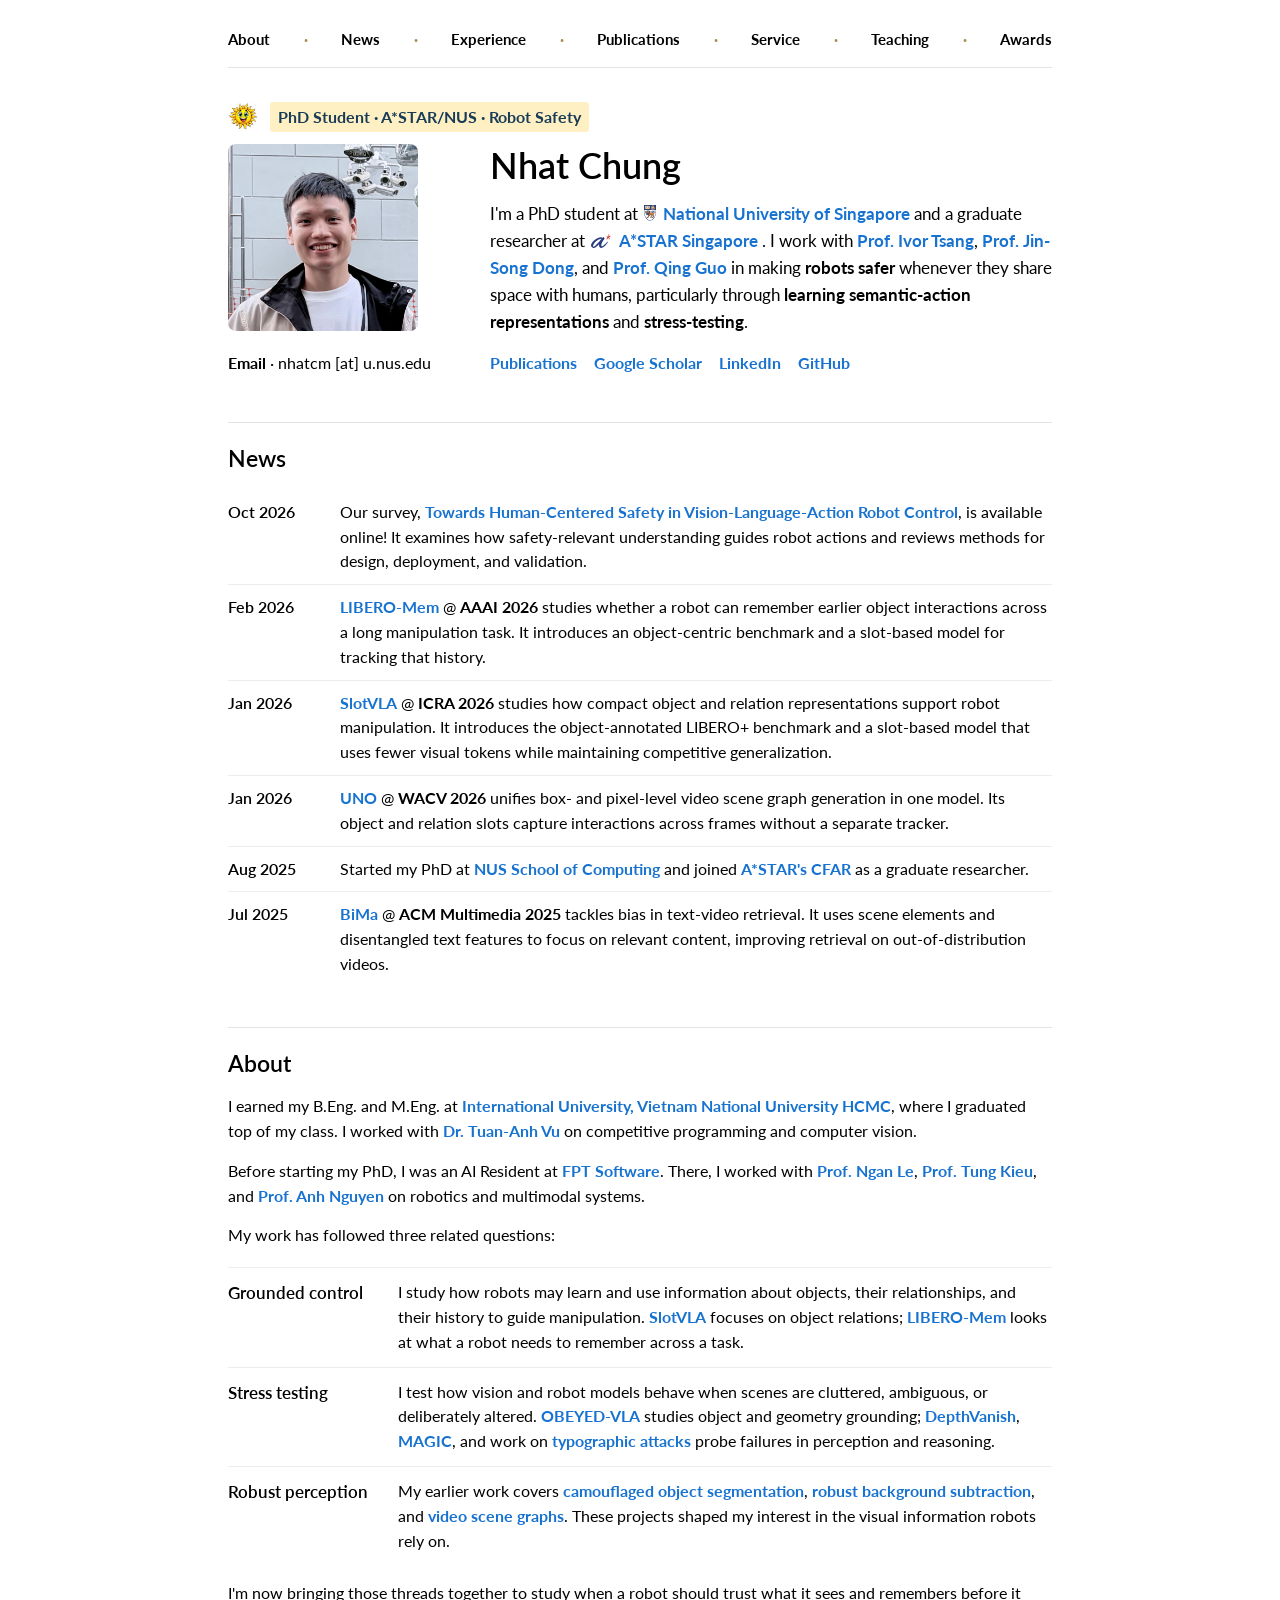
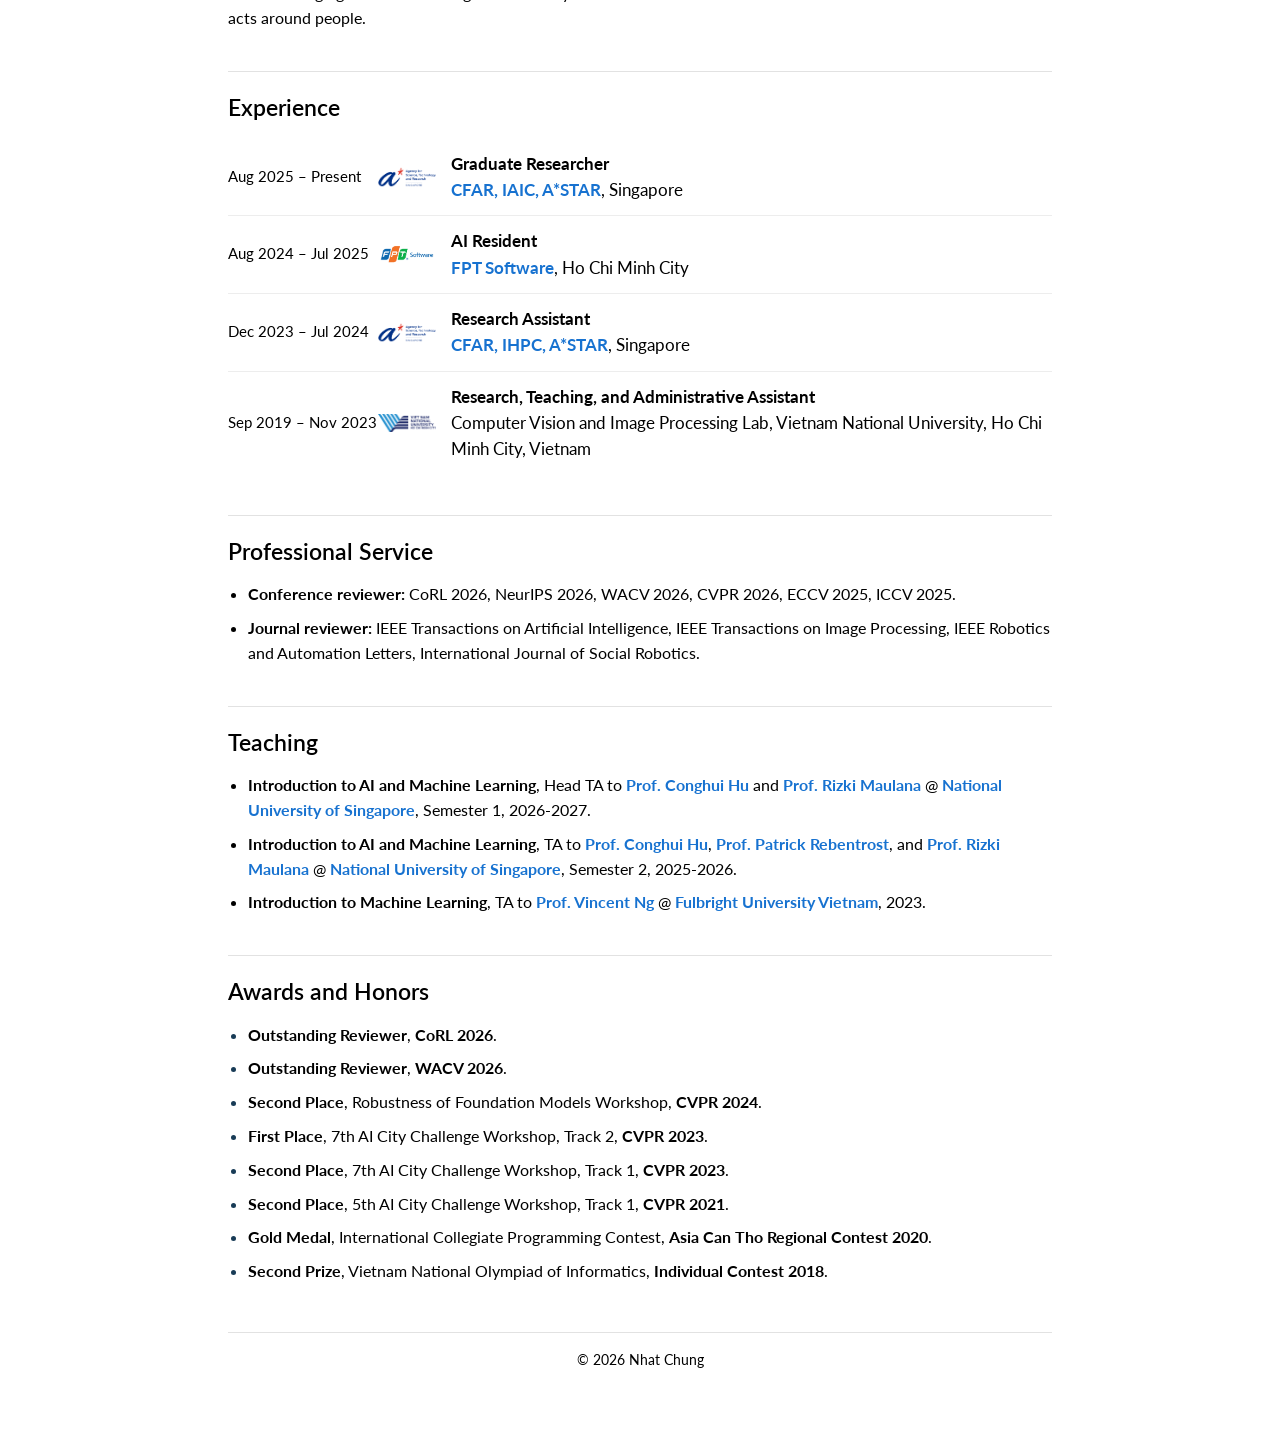
<file: index.html>
<!DOCTYPE html>
<html lang="en">
<head>
  <meta charset="UTF-8" />
  <meta name="viewport" content="width=device-width, initial-scale=1.0" />

  <title>Nhat Chung</title>
  <meta
    name="description"
    content="Nhat Chung is a PhD student at NUS and a graduate researcher at A*STAR, studying robot learning and safety."
  />
  <meta name="author" content="Nhat Chung" />
  <meta property="og:title" content="Nhat Chung" />
  <meta
    property="og:description"
    content="Nhat Chung researches robot learning, visual perception, and how to make embodied systems more reliable."
  />
  <meta property="og:type" content="website" />
  <meta property="og:image" content="images/profile_photo.png" />
  <link rel="icon" href="favicon.ico" sizes="any">
  <link rel="shortcut icon" href="favicon.ico" sizes="any">

  <link rel="preconnect" href="https://fonts.googleapis.com" />
  <link rel="preconnect" href="https://fonts.gstatic.com" crossorigin />
  <link href="https://fonts.googleapis.com/css2?family=Lato:wght@400;700&amp;display=swap" rel="stylesheet" />
  <link rel="stylesheet" href="stylesheet.css?v=20261014-28" />
</head>

<body>
  <svg class="icon-sprite" aria-hidden="true" focusable="false">
    <symbol id="icon-news" viewBox="0 0 24 24">
      <path d="M4 5.5A2.5 2.5 0 0 1 6.5 3h10A2.5 2.5 0 0 1 19 5.5V18a3 3 0 0 1-3 3H6.5A2.5 2.5 0 0 1 4 18.5v-13Z" />
      <path d="M8 8h7" />
      <path d="M8 12h7" />
      <path d="M8 16h4" />
      <path d="M19 7h1a1 1 0 0 1 1 1v9.5a3.5 3.5 0 0 1-3.5 3.5H16" />
    </symbol>
    <symbol id="icon-spark" viewBox="0 0 24 24">
      <path d="M12 3l1.8 5.2L19 10l-5.2 1.8L12 17l-1.8-5.2L5 10l5.2-1.8L12 3Z" />
      <path d="M18 14l.9 2.6 2.6.9-2.6.9L18 21l-.9-2.6-2.6-.9 2.6-.9L18 14Z" />
    </symbol>
    <symbol id="icon-trophy" viewBox="0 0 24 24">
      <path d="M8 4h8v4.5a4 4 0 0 1-8 0V4Z" />
      <path d="M8 6H5a2 2 0 0 0 0 4h3" />
      <path d="M16 6h3a2 2 0 0 1 0 4h-3" />
      <path d="M12 12.5V17" />
      <path d="M9 20h6" />
      <path d="M10 17h4l1 3H9l1-3Z" />
    </symbol>
    <symbol id="icon-medal" viewBox="0 0 24 24">
      <path d="M8 3h8l-2.5 5h-3L8 3Z" />
      <path d="M12 21a5.5 5.5 0 1 0 0-11 5.5 5.5 0 0 0 0 11Z" />
      <path d="M12 13.4l.8 1.6 1.8.3-1.3 1.2.3 1.8-1.6-.9-1.6.9.3-1.8-1.3-1.2 1.8-.3.8-1.6Z" />
    </symbol>
    <symbol id="icon-user" viewBox="0 0 24 24">
      <path d="M12 12a4 4 0 1 0 0-8 4 4 0 0 0 0 8Z" />
      <path d="M4 21a8 8 0 0 1 16 0" />
    </symbol>
    <symbol id="icon-briefcase" viewBox="0 0 24 24">
      <path d="M9 6V5a2 2 0 0 1 2-2h2a2 2 0 0 1 2 2v1" />
      <path d="M4 7h16v11.5A2.5 2.5 0 0 1 17.5 21h-11A2.5 2.5 0 0 1 4 18.5V7Z" />
      <path d="M4 12h16" />
      <path d="M10 12v2h4v-2" />
    </symbol>
    <symbol id="icon-book" viewBox="0 0 24 24">
      <path d="M4 5.5A2.5 2.5 0 0 1 6.5 3H20v16H6.5A2.5 2.5 0 0 0 4 21V5.5Z" />
      <path d="M8 7h8" />
      <path d="M8 11h6" />
    </symbol>
    <symbol id="icon-service" viewBox="0 0 24 24">
      <path d="M8 11l2.5 2.5L16 8" />
      <path d="M4 5h16v14H4V5Z" />
      <path d="M7 19v2" />
      <path d="M17 19v2" />
    </symbol>
    <symbol id="icon-graduation" viewBox="0 0 24 24">
      <path d="M3 8l9-4 9 4-9 4-9-4Z" />
      <path d="M7 10.5V15c0 1.7 2.2 3 5 3s5-1.3 5-3v-4.5" />
      <path d="M21 8v6" />
    </symbol>
  </svg>

  <div class="page">
    <header>
      <nav aria-label="Main navigation">
        <a href="#about">About</a>
        <span class="nav-separator" aria-hidden="true">·</span>
        <a href="#news">News</a>
        <span class="nav-separator" aria-hidden="true">·</span>
        <a href="#experience">Experience</a>
        <span class="nav-separator" aria-hidden="true">·</span>
        <a href="publication.html">Publications</a>
        <span class="nav-separator" aria-hidden="true">·</span>
        <a href="#service">Service</a>
        <span class="nav-separator" aria-hidden="true">·</span>
        <a href="#teaching">Teaching</a>
        <span class="nav-separator" aria-hidden="true">·</span>
        <a href="#awards">Awards</a>
      </nav>
    </header>

    <main>
      <div class="hero">
        <div class="eyebrow">
          <a class="brand" href="index.html" aria-label="Home"><img src="images/icons/sun.jpg" alt="" width="32" height="32" /></a>
          <span>PhD Student · A*STAR/NUS · Robot Safety</span>
        </div>

        <div class="hero-card">
          <h1>Nhat Chung</h1>

          <p class="subtitle">
            I'm a PhD student at&thinsp;
            <a class="inline-logo-link" href="https://www.comp.nus.edu.sg/">
              <img src="images/nus-logo.svg" alt="" loading="lazy" />
              <span>National University of Singapore</span>
            </a>
            and a graduate researcher at&thinsp;
            <a class="inline-logo-link" href="https://www.a-star.edu.sg/cfar">
              <img src="images/astar-logo.svg" alt="" loading="lazy" />
              <span>A*STAR Singapore</span>
            </a>. I work with
            <a href="https://scholar.google.com/citations?user=rJMOlVsAAAAJ&amp;hl=en">Prof. Ivor Tsang</a>,
            <a href="https://scholar.google.com/citations?user=tuLa1AsAAAAJ&amp;hl=en">Prof. Jin-Song Dong</a>,
            and <a href="https://scholar.google.com/citations?user=Rj2x4QUAAAAJ&amp;hl=zh-CN">Prof. Qing Guo</a>
            in making <strong>robots safer</strong> whenever they share space with humans, particularly through
            <strong>learning semantic-action representations</strong> and <strong>stress-testing</strong>.
          </p>

          <!-- <div>Based in Singapore</div>
          <div>Outside research, I enjoy traveling.</div> -->
        </div>

        <aside class="profile-box">
          <img class="avatar" src="images/profile_photo.png" alt="Portrait of Nhat Chung" width="742" height="727" />
        </aside>

        <div class="links hero-links">
          <span class="hero-email"><strong>Email</strong> · nhatcm [at] u.nus.edu</span>
          <div class="hero-action-links">
            <a class="button primary" href="publication.html">Publications</a>
            <a class="button" href="https://scholar.google.com/citations?user=LZb_-BwAAAAJ">Google Scholar</a>
            <a class="button" href="https://www.linkedin.com/in/nhat-chung-579408178/">LinkedIn</a>
            <a class="button" href="https://github.com/nhatchung14">GitHub</a>
          </div>
        </div>
      </div>

      <section id="news">
        <h2 class="section-title">
          <span class="section-icon">
            <svg aria-hidden="true"><use href="#icon-news"></use></svg>
          </span>
          News
        </h2>

        <div class="news-table-wrap">
          <table class="news-table">
            <tbody>
              <tr>
                <th scope="row">Oct 2026</th>
                <td>
                  <div class="news-entry">
                    <span class="news-entry-icon">
                      <svg aria-hidden="true"><use href="#icon-book"></use></svg>
                    </span>
                    <div class="news-entry-content">
                      <span class="news-highlight">New preprint</span>
                      <span>Our survey, <a href="publication.html#vla-safety-survey"><strong>Towards Human-Centered Safety in Vision-Language-Action Robot Control</strong></a>, is available online! It examines how safety-relevant understanding guides robot actions and reviews methods for design, deployment, and validation.</span>
                    </div>
                  </div>
                </td>
              </tr>

              <tr>
                <th scope="row">Feb 2026</th>
                <td>
                  <div class="news-entry">
                    <span class="news-entry-icon acceptance">
                      <svg aria-hidden="true"><use href="#icon-trophy"></use></svg>
                    </span>
                    <div class="news-entry-content">
                      <span class="news-highlight">Paper accepted</span>
                      <span><a href="publication.html#liberomem"><strong>LIBERO-Mem</strong></a> @ <strong>AAAI 2026</strong> studies whether a robot can remember earlier object interactions across a long manipulation task. It introduces an object-centric benchmark and a slot-based model for tracking that history.</span>
                    </div>
                  </div>
                </td>
              </tr>

              <tr>
                <th scope="row">Jan 2026</th>
                <td>
                  <div class="news-entry">
                    <span class="news-entry-icon acceptance">
                      <svg aria-hidden="true"><use href="#icon-trophy"></use></svg>
                    </span>
                    <div class="news-entry-content">
                      <span class="news-highlight">Paper accepted</span>
                      <span><a href="publication.html#slotvla"><strong>SlotVLA</strong></a> @ <strong>ICRA 2026</strong> studies how compact object and relation representations support robot manipulation. It introduces the object-annotated LIBERO+ benchmark and a slot-based model that uses fewer visual tokens while maintaining competitive generalization.</span>
                    </div>
                  </div>
                </td>
              </tr>

              <tr>
                <th scope="row">Jan 2026</th>
                <td>
                  <div class="news-entry">
                    <span class="news-entry-icon acceptance">
                      <svg aria-hidden="true"><use href="#icon-trophy"></use></svg>
                    </span>
                    <div class="news-entry-content">
                      <span class="news-highlight">Paper accepted</span>
                      <span><a href="publication.html#uno"><strong>UNO</strong></a> @ <strong>WACV 2026</strong> unifies box- and pixel-level video scene graph generation in one model. Its object and relation slots capture interactions across frames without a separate tracker.</span>
                    </div>
                  </div>
                </td>
              </tr>

              <tr>
                <th scope="row">Aug 2025</th>
                <td>
                  <div class="news-entry">
                    <span class="news-entry-icon milestone">
                      <svg aria-hidden="true"><use href="#icon-graduation"></use></svg>
                    </span>
                    <div class="news-entry-content">
                      <span>Started my PhD at <a href="https://www.comp.nus.edu.sg/">NUS School of Computing</a> and joined <a href="https://www.a-star.edu.sg/cfar">A*STAR's CFAR</a> as a graduate researcher.</span>
                    </div>
                  </div>
                </td>
              </tr>

              <tr>
                <th scope="row">Jul 2025</th>
                <td>
                  <div class="news-entry">
                    <span class="news-entry-icon acceptance">
                      <svg aria-hidden="true"><use href="#icon-trophy"></use></svg>
                    </span>
                    <div class="news-entry-content">
                      <span class="news-highlight">Paper accepted</span>
                      <span><a href="publication.html#bima"><strong>BiMa</strong></a> @ <strong>ACM Multimedia 2025</strong> tackles bias in text-video retrieval. It uses scene elements and disentangled text features to focus on relevant content, improving retrieval on out-of-distribution videos.</span>
                    </div>
                  </div>
                </td>
              </tr>
            </tbody>
          </table>
        </div>
      </section>

      <section id="about">
        <h2 class="section-title">
          <span class="section-icon">
            <svg aria-hidden="true"><use href="#icon-user"></use></svg>
          </span>
          About
        </h2>
        <p>
          I earned my B.Eng. and M.Eng. at <a href="https://vnuhcm.edu.vn/en/">International University,
          Vietnam National University HCMC</a>, where I graduated top of my class. I worked with
          <a href="https://scholar.google.com/citations?user=EgDjnEEAAAAJ&amp;hl=en">Dr. Tuan-Anh Vu</a> on competitive programming and computer vision.
        </p>

        <p>
          Before starting my PhD, I was an AI Resident at <a href="https://fptsoftware.com/en">FPT Software</a>. There, I worked with <a href="https://scholar.google.com/citations?user=8ck0k_UAAAAJ&amp;hl=en">Prof. Ngan Le</a>,
          <a href="https://scholar.google.com/citations?user=9luXdEIAAAAJ&amp;hl=en">Prof. Tung Kieu</a>,
          and <a href="https://scholar.google.com/citations?user=gEbaF0sAAAAJ&amp;hl=en">Prof. Anh Nguyen</a> on robotics and multimodal systems.
        </p>

        <p>
          My work has followed three related questions:
        </p>

        <div class="research-themes" aria-label="Research themes">
          <article class="research-theme">
            <h3>Grounded control</h3>
            <p>
              I study how robots may learn and use information about objects, their relationships, and their history to guide manipulation.
              <a href="publication.html#slotvla">SlotVLA</a> focuses on object relations;
              <a href="publication.html#liberomem">LIBERO-Mem</a> looks at what a robot needs to remember across a task.
            </p>
          </article>

          <article class="research-theme">
            <h3>Stress testing</h3>
            <p>
              I test how vision and robot models behave when scenes are cluttered, ambiguous, or deliberately altered.
              <a href="publication.html#obeyed-vla">OBEYED-VLA</a> studies object and geometry grounding;
              <a href="publication.html#depthvanish">DepthVanish</a>,
              <a href="publication.html#magic">MAGIC</a>, and work on
              <a href="publication.html#typoattack">typographic attacks</a> probe failures in perception and reasoning.
            </p>
          </article>

          <article class="research-theme">
            <h3>Robust perception</h3>
            <p>
              My earlier work covers <a href="publication.html#camoudet">camouflaged object segmentation</a>,
              <a href="publication.html#bgsubnet">robust background subtraction</a>, and
              <a href="publication.html#uno">video scene graphs</a>. These projects shaped my interest in the visual information robots rely on.
            </p>
          </article>
        </div>

        <p class="research-convergence">
          I'm now bringing those threads together to study when a robot should trust what it sees and remembers before it acts around people.
        </p>
      </section>

      <section id="experience">
        <h2 class="section-title">
          <span class="section-icon">
            <svg aria-hidden="true"><use href="#icon-briefcase"></use></svg>
          </span>
          Experience
        </h2>

        <div class="timeline compact-timeline">
          <div class="timeline-item">
            <div class="date">Aug 2025 – Present</div>
            <a class="experience-logo" href="https://www.a-star.edu.sg/cfar" aria-label="A*STAR CFAR">
              <img src="images/astar-logo.png" alt="A*STAR" loading="lazy" />
            </a>
            <div>
              <div class="item-title">Graduate Researcher</div>
              <div class="item-place"><a href="https://www.a-star.edu.sg/cfar">CFAR, IAIC, A*STAR</a>, Singapore</div>
            </div>
          </div>

          <div class="timeline-item">
            <div class="date">Aug 2024 – Jul 2025</div>
            <a class="experience-logo" href="https://fptsoftware.com/en" aria-label="FPT Software">
              <img src="images/fptsoftware-logo.png" alt="FPT Software" loading="lazy" />
            </a>
            <div>
              <div class="item-title">AI Resident</div>
              <div class="item-place"><a href="https://fptsoftware.com/en">FPT Software</a>, Ho Chi Minh City</div>
            </div>
          </div>

          <div class="timeline-item">
            <div class="date">Dec 2023 – Jul 2024</div>
            <a class="experience-logo" href="https://www.a-star.edu.sg/cfar" aria-label="A*STAR CFAR">
              <img src="images/astar-logo.png" alt="A*STAR" loading="lazy" />
            </a>
            <div>
              <div class="item-title">Research Assistant</div>
              <div class="item-place"><a href="https://www.a-star.edu.sg/cfar">CFAR, IHPC, A*STAR</a>, Singapore</div>
            </div>
          </div>

          <div class="timeline-item">
            <div class="date">Sep 2019 – Nov 2023</div>
            <a class="experience-logo" href="https://vnuhcm.edu.vn/en/" aria-label="Vietnam National University Ho Chi Minh City">
              <img src="images/vnuhcm-logo.png" alt="Vietnam National University Ho Chi Minh City" loading="lazy" />
            </a>
            <div>
              <div class="item-title">Research, Teaching, and Administrative Assistant</div>
              <div class="item-place">Computer Vision and Image Processing Lab, Vietnam National University, Ho Chi Minh City, Vietnam</div>
            </div>
          </div>
        </div>
      </section>

      <section id="service">
        <h2 class="section-title">
          <span class="section-icon">
            <svg aria-hidden="true"><use href="#icon-service"></use></svg>
          </span>
          Professional Service
        </h2>

        <ul class="service-list">
          <li>
            <strong>Conference reviewer:</strong>
            CoRL 2026, NeurIPS 2026, WACV 2026,
            CVPR 2026, ECCV 2025, ICCV 2025.
          </li>

          <li>
            <strong>Journal reviewer:</strong>
            IEEE Transactions on Artificial Intelligence,
            IEEE Transactions on Image Processing,
            IEEE Robotics and Automation Letters,
            International Journal of Social Robotics.
          </li>
        </ul>
      </section>

      <section id="teaching">
        <h2 class="section-title">
          <span class="section-icon">
            <svg aria-hidden="true"><use href="#icon-graduation"></use></svg>
          </span>
          Teaching
        </h2>

        <ul class="teaching-list">
          <li>
            <strong>Introduction to AI and Machine Learning</strong>,
            Head TA to
            <a href="https://scholar.google.com/citations?user=1D4xX8MAAAAJ&amp;hl=en">Prof. Conghui Hu</a>
            and <a href="https://www.comp.nus.edu.sg/cs/people/maulana/">Prof. Rizki Maulana</a> @
            <a href="https://www.comp.nus.edu.sg/">National University of Singapore</a>,
            Semester 1, 2026-2027.
          </li>

          <li>
            <strong>Introduction to AI and Machine Learning</strong>,
            TA to
            <a href="https://scholar.google.com/citations?user=1D4xX8MAAAAJ&amp;hl=en">Prof. Conghui Hu</a>,
            <a href="https://scholar.google.com/citations?user=XWHSBmUAAAAJ&amp;hl=en">Prof. Patrick Rebentrost</a>,
            and <a href="https://www.comp.nus.edu.sg/cs/people/maulana/">Prof. Rizki Maulana</a> @
            <a href="https://www.comp.nus.edu.sg/">National University of Singapore</a>,
            Semester 2, 2025-2026.
          </li>

          <li>
            <strong>Introduction to Machine Learning</strong>,
            TA to
            <a href="https://scholar.google.com/citations?user=4UyniXYAAAAJ&amp;hl=en">Prof. Vincent Ng</a> @
            <a href="https://fulbright.edu.vn/">Fulbright University Vietnam</a>, 2023.
          </li>
        </ul>
      </section>

      <section id="awards">
        <h2 class="section-title">
          <span class="section-icon">
            <svg aria-hidden="true"><use href="#icon-trophy"></use></svg>
          </span>
          Awards and Honors
        </h2>

        <ul class="award-list">
          <li><strong>Outstanding Reviewer</strong>, <strong>CoRL 2026</strong>.</li>
          <li><strong>Outstanding Reviewer</strong>, <strong>WACV 2026</strong>.</li>
          <li><strong>Second Place</strong>, Robustness of Foundation Models Workshop, <strong>CVPR 2024</strong>.</li>
          <li><strong>First Place</strong>, 7th AI City Challenge Workshop, Track 2, <strong>CVPR 2023</strong>.</li>
          <li><strong>Second Place</strong>, 7th AI City Challenge Workshop, Track 1, <strong>CVPR 2023</strong>.</li>
          <li><strong>Second Place</strong>, 5th AI City Challenge Workshop, Track 1, <strong>CVPR 2021</strong>.</li>
          <li><strong>Gold Medal</strong>, International Collegiate Programming Contest, <strong>Asia Can Tho Regional Contest 2020</strong>.</li>
          <li><strong>Second Prize</strong>, Vietnam National Olympiad of Informatics, <strong>Individual Contest 2018</strong>.</li>
        </ul>
      </section>

    </main>

    <footer>
      © 2026 Nhat Chung
    </footer>
  </div>
</body>
</html>
</file>
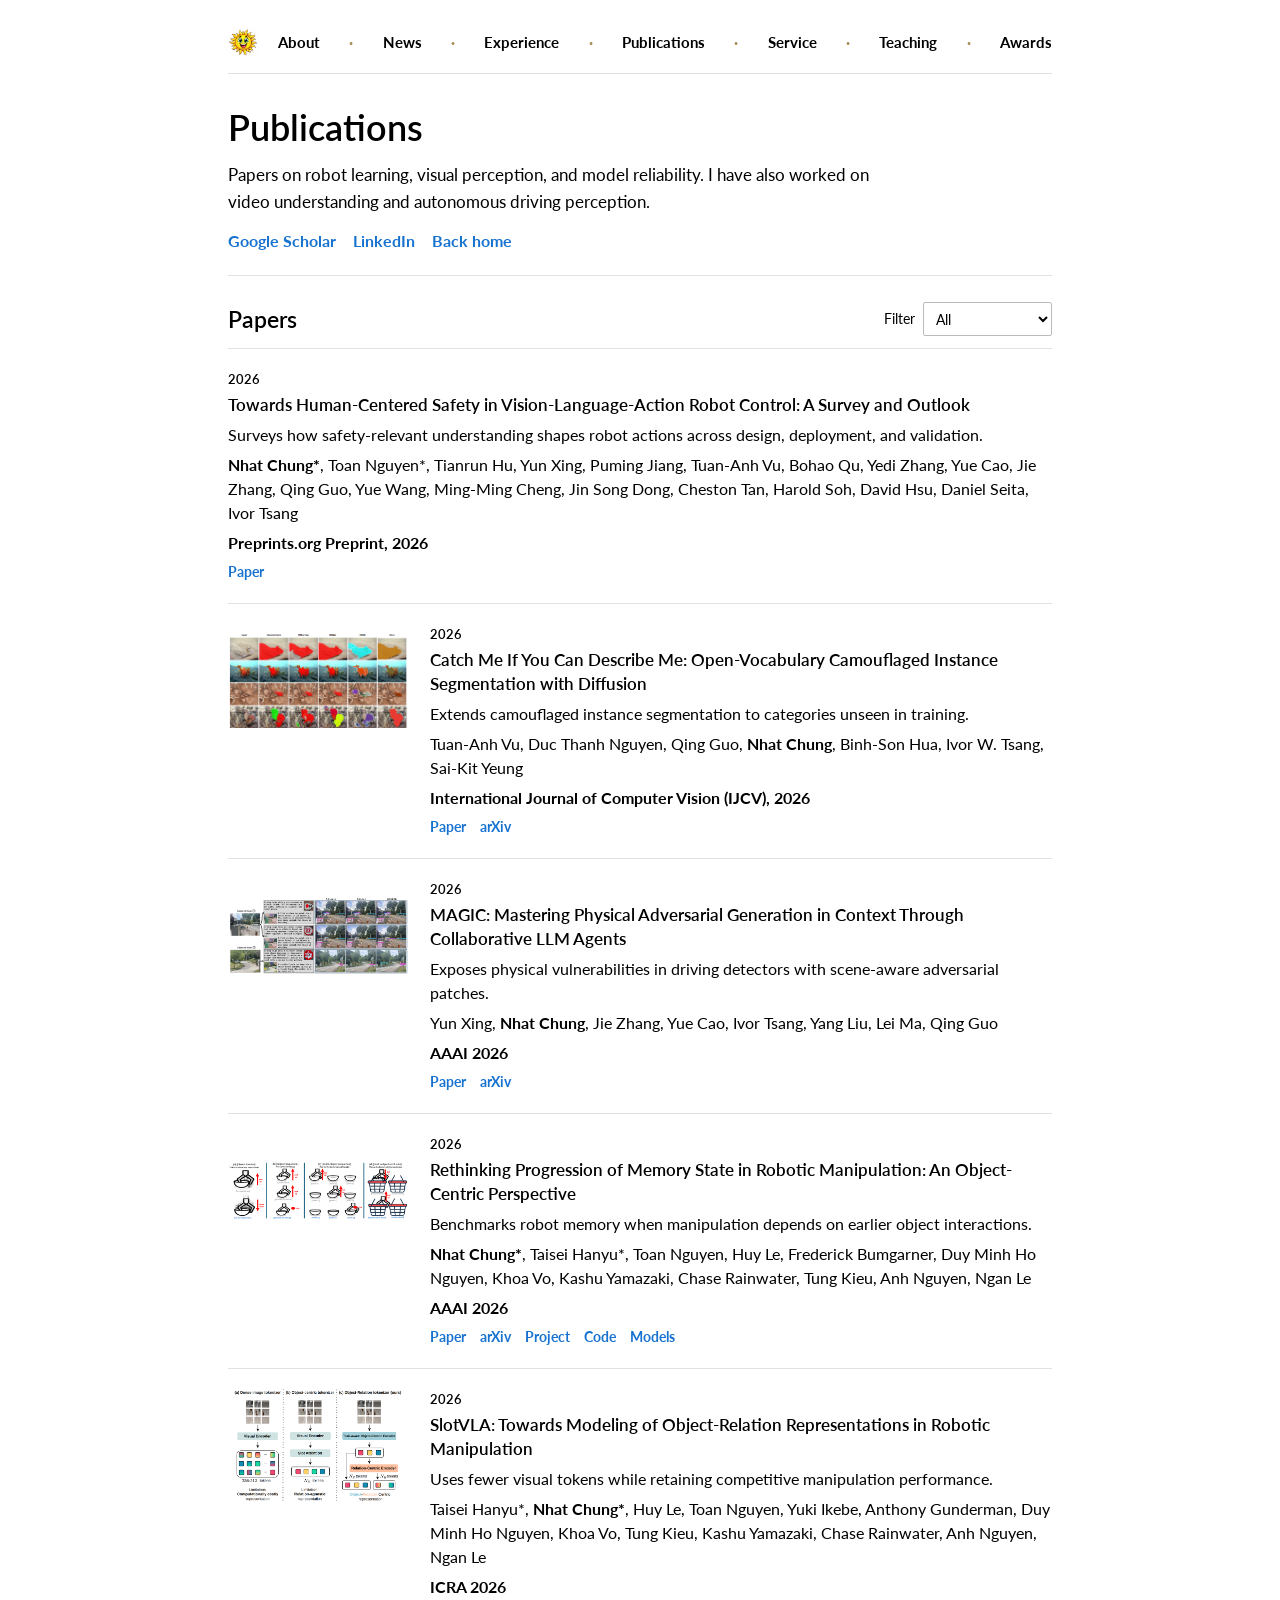
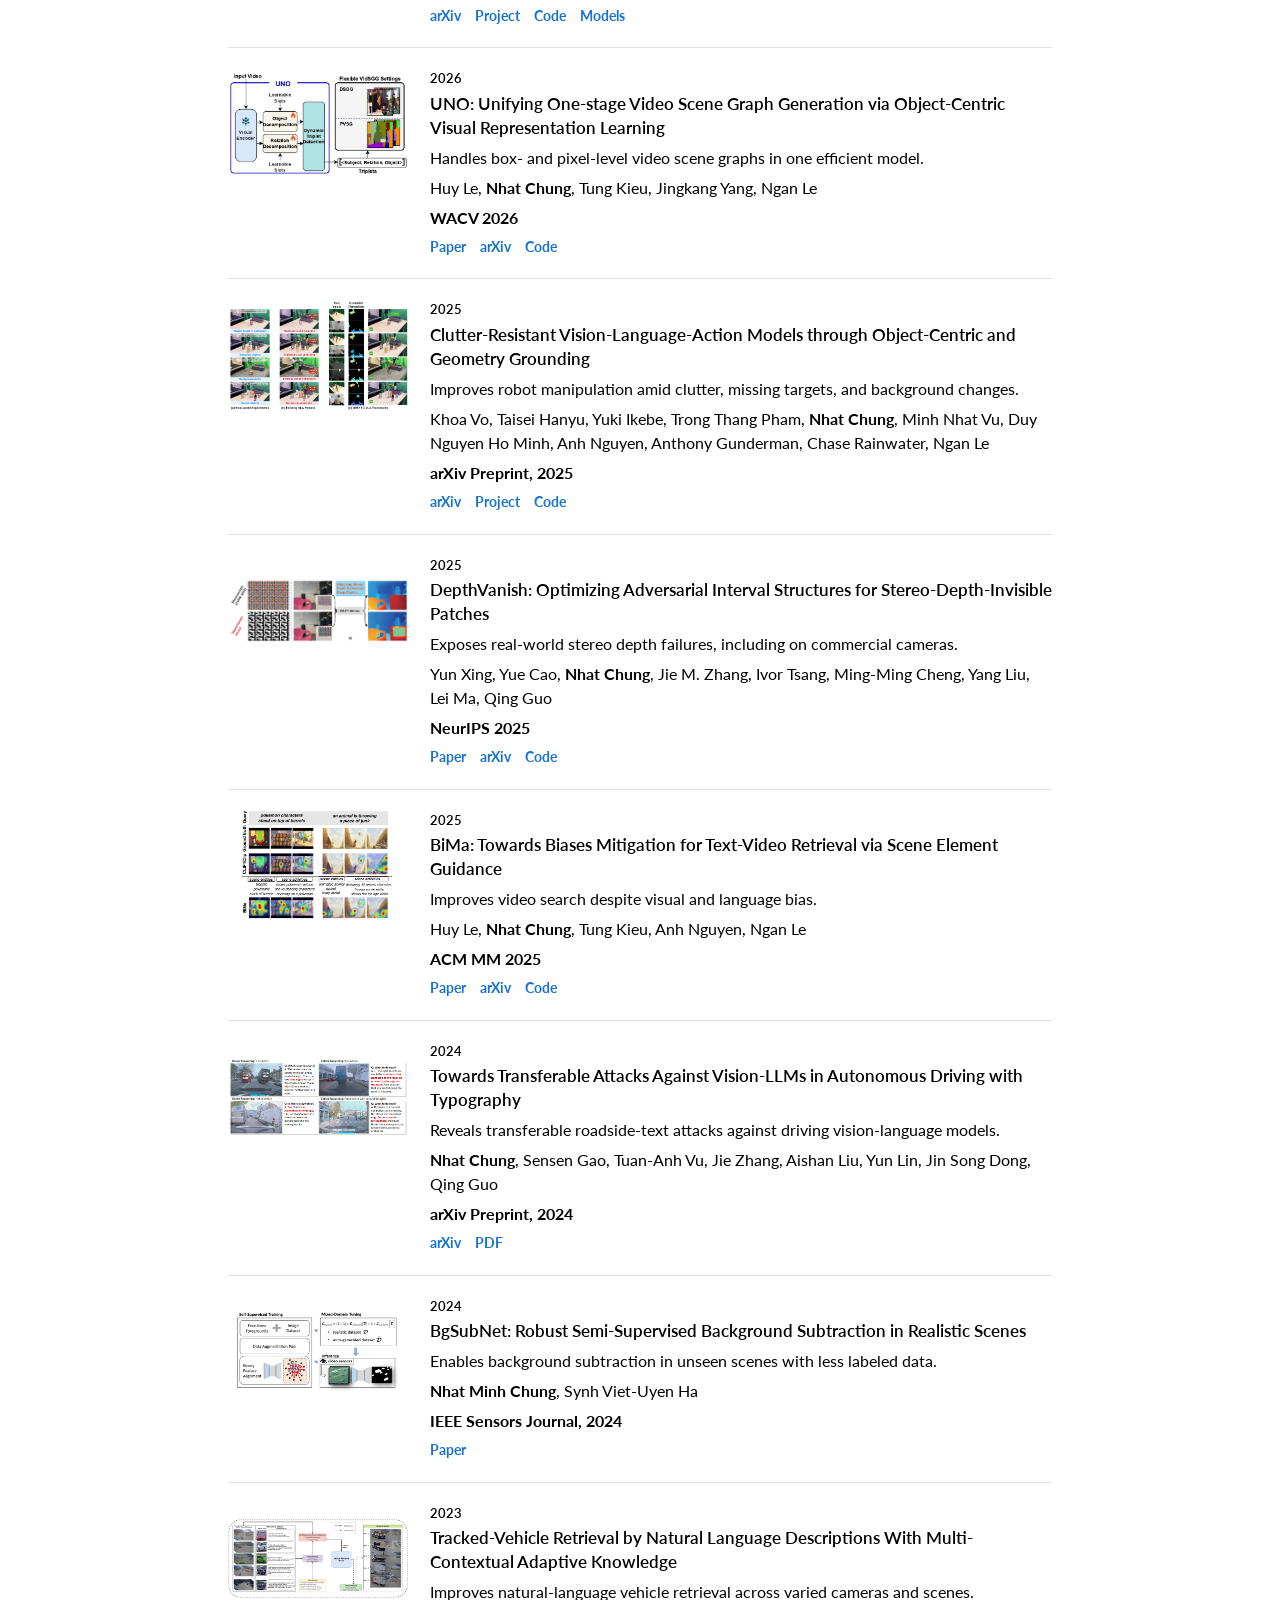
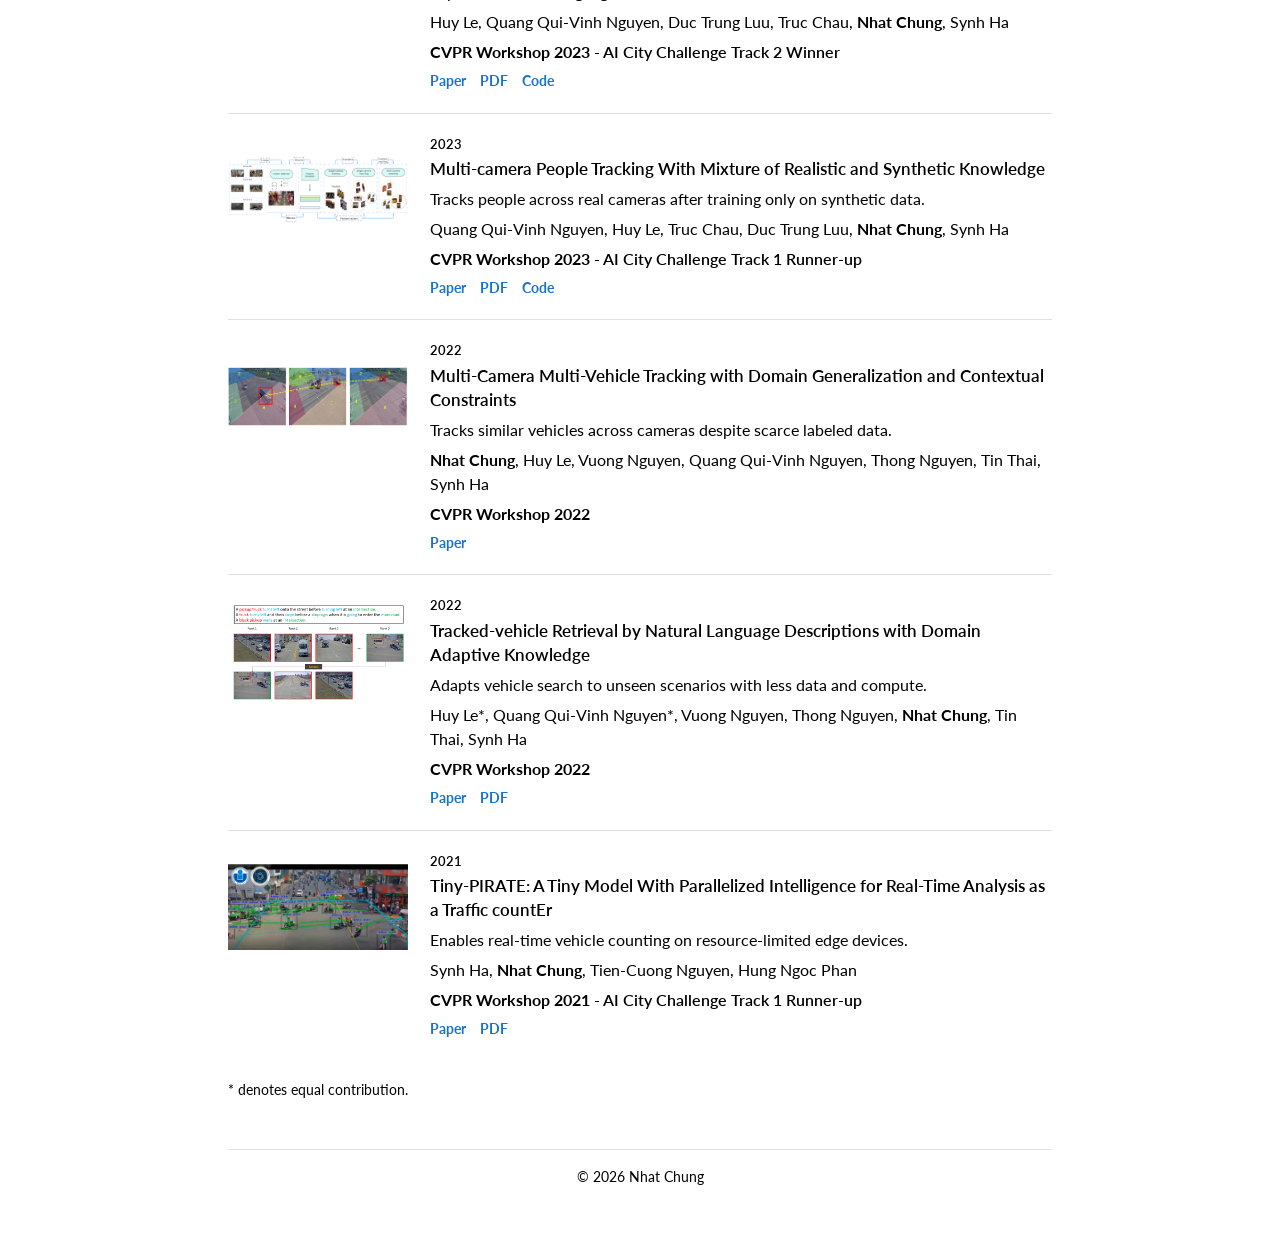
<file: publication.html>
<!DOCTYPE html>
<html lang="en">
<head>
  <meta charset="UTF-8" />
  <meta name="viewport" content="width=device-width, initial-scale=1.0" />

  <title>Publications | Nhat Chung</title>
  <meta
    name="description"
    content="Selected publications by Nhat Chung on embodied AI, robotic manipulation, video understanding, autonomous driving perception, and trustworthy computer vision."
  />
  <meta name="author" content="Nhat Chung" />
  <meta property="og:title" content="Publications | Nhat Chung" />
  <meta
    property="og:description"
    content="Research papers by Nhat Chung on embodied AI, robotic manipulation, video understanding, and trustworthy computer vision."
  />
  <meta property="og:type" content="website" />
  <meta property="og:image" content="images/profile_photo.jpeg" />
  <link rel="icon" href="favicon.ico" sizes="any">
  <link rel="shortcut icon" href="favicon.ico" sizes="any">
  <link rel="preconnect" href="https://fonts.googleapis.com" />
  <link rel="preconnect" href="https://fonts.gstatic.com" crossorigin />
  <link href="https://fonts.googleapis.com/css2?family=Lato:wght@400;700&amp;display=swap" rel="stylesheet" />
  <link rel="stylesheet" href="stylesheet.css?v=20261014-28" />
</head>

<body>
  <svg class="icon-sprite" aria-hidden="true" focusable="false">
    <symbol id="icon-book" viewBox="0 0 24 24">
      <path d="M4 5.5A2.5 2.5 0 0 1 6.5 3H20v16H6.5A2.5 2.5 0 0 0 4 21V5.5Z" />
      <path d="M8 7h8" />
      <path d="M8 11h6" />
    </symbol>
    <symbol id="icon-research" viewBox="0 0 24 24">
      <path d="M10 4h4" />
      <path d="M11 4v5.5L6 18a2 2 0 0 0 1.7 3h8.6A2 2 0 0 0 18 18l-5-8.5V4" />
      <path d="M8 16h8" />
    </symbol>
  </svg>

  <div class="page">
    <header>
      <a class="brand" href="index.html" aria-label="Home"><img src="images/icons/sun.jpg" alt="" width="32" height="32" /></a>
      <nav aria-label="Main navigation">
        <a href="index.html#about">About</a>
        <span class="nav-separator" aria-hidden="true">·</span>
        <a href="index.html#news">News</a>
        <span class="nav-separator" aria-hidden="true">·</span>
        <a href="index.html#experience">Experience</a>
        <span class="nav-separator" aria-hidden="true">·</span>
        <a href="publication.html" aria-current="page">Publications</a>
        <span class="nav-separator" aria-hidden="true">·</span>
        <a href="index.html#service">Service</a>
        <span class="nav-separator" aria-hidden="true">·</span>
        <a href="index.html#teaching">Teaching</a>
        <span class="nav-separator" aria-hidden="true">·</span>
        <a href="index.html#awards">Awards</a>
      </nav>
    </header>

    <main>
      <section class="page-hero">
        <h1>Publications</h1>
        <p class="subtitle">
          Papers on robot learning, visual perception, and model reliability. I have also worked on video understanding and autonomous driving perception.
        </p>
        <div class="links section-links">
          <a class="button primary" href="https://scholar.google.com/citations?user=LZb_-BwAAAAJ">Google Scholar</a>
          <a class="button" href="https://www.linkedin.com/in/nhat-chung-579408178/">LinkedIn</a>
          <a class="button" href="index.html">Back home</a>
        </div>
      </section>

      <section>
        <div class="section-heading-row">
          <h2 class="section-title">
            <span class="section-icon">
              <svg aria-hidden="true"><use href="#icon-book"></use></svg>
            </span>
            Papers
          </h2>
          <label class="filter-control">
            <span>Filter</span>
            <select id="paper-filter" aria-label="Filter publications by type">
              <option value="all">All</option>
              <option value="conference">Conference</option>
              <option value="journal">Journal</option>
              <option value="workshop">Workshop</option>
              <option value="preprint">Preprint</option>
            </select>
          </label>
        </div>

        <ol class="paper-list rich-paper-list">
          <li class="paper-card" id="vla-safety-survey" data-type="preprint">
            <div style="grid-column: 1 / -1;">
              <div class="paper-year">2026</div>
              <h3 class="paper-title">Towards Human-Centered Safety in Vision-Language-Action Robot Control: A Survey and Outlook</h3>
              <p class="paper-tldr">Surveys how safety-relevant understanding shapes robot actions across design, deployment, and validation.</p>
              <p class="paper-authors"><strong>Nhat Chung*</strong>, Toan Nguyen*, Tianrun Hu, Yun Xing, Puming Jiang, Tuan-Anh Vu, Bohao Qu, Yedi Zhang, Yue Cao, Jie Zhang, Qing Guo, Yue Wang, Ming-Ming Cheng, Jin Song Dong, Cheston Tan, Harold Soh, David Hsu, Daniel Seita, Ivor Tsang</p>
              <p class="paper-meta"><strong>Preprints.org Preprint, 2026</strong></p>
              <div class="paper-links">
                <a href="https://www.preprints.org/manuscript/202610.2762">Paper</a>
              </div>
            </div>
          </li>

          <li class="paper-card" id="camoudet" data-type="journal preprint">
            <img src="images/publications/camoudet_2026.png" alt="Camouflaged object feature visualizations" class="paper-thumb" loading="lazy" />
            <div>
              <div class="paper-year">2026</div>
              <h3 class="paper-title">Catch Me If You Can Describe Me: Open-Vocabulary Camouflaged Instance Segmentation with Diffusion</h3>
              <p class="paper-tldr">Extends camouflaged instance segmentation to categories unseen in training.</p>
              <p class="paper-authors">Tuan-Anh Vu, Duc Thanh Nguyen, Qing Guo, <strong>Nhat Chung</strong>, Binh-Son Hua, Ivor W. Tsang, Sai-Kit Yeung</p>
              <p class="paper-meta"><strong>International Journal of Computer Vision (IJCV), 2026</strong></p>
              <div class="paper-links">
                <a href="https://link.springer.com/article/10.1007/s11263-026-02804-4">Paper</a>
                <a href="https://arxiv.org/abs/2312.17505">arXiv</a>
              </div>
            </div>
          </li>

          <li class="paper-card" id="magic" data-type="conference preprint">
            <img src="images/publications/magic_2025.png" alt="MAGIC collaborative-agent framework for generating physical adversarial patches" class="paper-thumb" loading="lazy" />
            <div>
              <div class="paper-year">2026</div>
              <h3 class="paper-title">MAGIC: Mastering Physical Adversarial Generation in Context Through Collaborative LLM Agents</h3>
              <p class="paper-tldr">Exposes physical vulnerabilities in driving detectors with scene-aware adversarial patches.</p>
              <p class="paper-authors">Yun Xing, <strong>Nhat Chung</strong>, Jie Zhang, Yue Cao, Ivor Tsang, Yang Liu, Lei Ma, Qing Guo</p>
              <p class="paper-meta"><strong>AAAI 2026</strong></p>
              <div class="paper-links">
                <a href="https://ojs.aaai.org/index.php/AAAI/article/view/38095">Paper</a>
                <a href="https://arxiv.org/abs/2412.08014">arXiv</a>
              </div>
            </div>
          </li>

          <li class="paper-card" id="liberomem" data-type="conference preprint">
            <img src="images/publications/liberomem_2025.png" alt="" class="paper-thumb" loading="lazy" />
            <div>
              <div class="paper-year">2026</div>
              <h3 class="paper-title">Rethinking Progression of Memory State in Robotic Manipulation: An Object-Centric Perspective</h3>
              <p class="paper-tldr">Benchmarks robot memory when manipulation depends on earlier object interactions.</p>
              <p class="paper-authors"><strong>Nhat Chung*</strong>, Taisei Hanyu*, Toan Nguyen, Huy Le, Frederick Bumgarner, Duy Minh Ho Nguyen, Khoa Vo, Kashu Yamazaki, Chase Rainwater, Tung Kieu, Anh Nguyen, Ngan Le</p>
              <p class="paper-meta"><strong>AAAI 2026</strong></p>
              <div class="paper-links">
                <a href="https://ojs.aaai.org/index.php/AAAI/article/view/37337">Paper</a>
                <a href="https://arxiv.org/abs/2511.11478">arXiv</a>
                <a href="https://libero-mem.github.io/">Project</a>
                <a href="https://github.com/libero-mem/libero-mem">Code</a>
                <a href="https://huggingface.co/libero-mem">Models</a>
              </div>
            </div>
          </li>

          <li class="paper-card" id="slotvla" data-type="conference preprint">
            <img src="images/publications/slotvla_2025.png" alt="" class="paper-thumb" loading="lazy" />
            <div>
              <div class="paper-year">2026</div>
              <h3 class="paper-title">SlotVLA: Towards Modeling of Object-Relation Representations in Robotic Manipulation</h3>
              <p class="paper-tldr">Uses fewer visual tokens while retaining competitive manipulation performance.</p>
              <p class="paper-authors">Taisei Hanyu*, <strong>Nhat Chung*</strong>, Huy Le, Toan Nguyen, Yuki Ikebe, Anthony Gunderman, Duy Minh Ho Nguyen, Khoa Vo, Tung Kieu, Kashu Yamazaki, Chase Rainwater, Anh Nguyen, Ngan Le</p>
              <p class="paper-meta"><strong>ICRA 2026</strong></p>
              <div class="paper-links">
                <a href="https://arxiv.org/abs/2511.06754">arXiv</a>
                <a href="https://slot-vla.github.io/">Project</a>
                <a href="https://github.com/slot-vla/slot-vla">Code</a>
                <a href="https://huggingface.co/libero-plus">Models</a>
              </div>
            </div>
          </li>

          <li class="paper-card" id="uno" data-type="conference preprint">
            <img src="images/publications/uno_2025.png" alt="" class="paper-thumb" loading="lazy" />
            <div>
              <div class="paper-year">2026</div>
              <h3 class="paper-title">UNO: Unifying One-stage Video Scene Graph Generation via Object-Centric Visual Representation Learning</h3>
              <p class="paper-tldr">Handles box- and pixel-level video scene graphs in one efficient model.</p>
              <p class="paper-authors">Huy Le, <strong>Nhat Chung</strong>, Tung Kieu, Jingkang Yang, Ngan Le</p>
              <p class="paper-meta"><strong>WACV 2026</strong></p>
              <div class="paper-links">
                <a href="https://openaccess.thecvf.com/content/WACV2026/html/Le_UNO_Unifying_One-stage_Video_Scene_Graph_Generation_via_Object-Centric_Visual_WACV_2026_paper.html">Paper</a>
                <a href="https://arxiv.org/abs/2509.06165">arXiv</a>
                <a href="https://github.com/Fsoft-AIC/UNO">Code</a>
              </div>
            </div>
          </li>

          <li class="paper-card" id="obeyed-vla" data-type="preprint">
            <img src="images/publications/obeyedvla_2026.png" alt="OBEYED-VLA object-centric and geometry-grounded manipulation framework" class="paper-thumb" loading="lazy" />
            <div>
              <div class="paper-year">2025</div>
              <h3 class="paper-title">Clutter-Resistant Vision-Language-Action Models through Object-Centric and Geometry Grounding</h3>
              <p class="paper-tldr">Improves robot manipulation amid clutter, missing targets, and background changes.</p>
              <p class="paper-authors">Khoa Vo, Taisei Hanyu, Yuki Ikebe, Trong Thang Pham, <strong>Nhat Chung</strong>, Minh Nhat Vu, Duy Nguyen Ho Minh, Anh Nguyen, Anthony Gunderman, Chase Rainwater, Ngan Le</p>
              <p class="paper-meta"><strong>arXiv Preprint, 2025</strong></p>
              <div class="paper-links">
                <a href="https://arxiv.org/abs/2512.22519">arXiv</a>
                <a href="https://uark-aicv.github.io/OBEYED_VLA/">Project</a>
                <a href="https://github.com/UARK-AICV/OBEYED_VLA">Code</a>
              </div>
            </div>
          </li>

          <li class="paper-card" id="depthvanish" data-type="conference preprint">
            <img src="images/publications/depthvanish_2025.png" alt="DepthVanish physical adversarial patch framework for stereo depth estimation" class="paper-thumb" loading="lazy" />
            <div>
              <div class="paper-year">2025</div>
              <h3 class="paper-title">DepthVanish: Optimizing Adversarial Interval Structures for Stereo-Depth-Invisible Patches</h3>
              <p class="paper-tldr">Exposes real-world stereo depth failures, including on commercial cameras.</p>
              <p class="paper-authors">Yun Xing, Yue Cao, <strong>Nhat Chung</strong>, Jie M. Zhang, Ivor Tsang, Ming-Ming Cheng, Yang Liu, Lei Ma, Qing Guo</p>
              <p class="paper-meta"><strong>NeurIPS 2025</strong></p>
              <div class="paper-links">
                <a href="https://papers.neurips.cc/paper_files/paper/2025/hash/02dd0db10c40092de3d9ec2508d12f60-Abstract-Conference.html">Paper</a>
                <a href="https://arxiv.org/abs/2506.16690">arXiv</a>
                <a href="https://github.com/WiWiN42/DepthVanish">Code</a>
              </div>
            </div>
          </li>

          <li class="paper-card" id="bima" data-type="conference preprint">
            <img src="images/publications/bima_2024.png" alt="" class="paper-thumb" loading="lazy" />
            <div>
              <div class="paper-year">2025</div>
              <h3 class="paper-title">BiMa: Towards Biases Mitigation for Text-Video Retrieval via Scene Element Guidance</h3>
              <p class="paper-tldr">Improves video search despite visual and language bias.</p>
              <p class="paper-authors">Huy Le, <strong>Nhat Chung</strong>, Tung Kieu, Anh Nguyen, Ngan Le</p>
              <p class="paper-meta"><strong>ACM MM 2025</strong></p>
              <div class="paper-links">
                <a href="https://dl.acm.org/doi/10.1145/3746027.3754833">Paper</a>
                <a href="https://arxiv.org/abs/2506.03589">arXiv</a>
                <a href="https://github.com/Fsoft-AIC/BiMa">Code</a>
              </div>
            </div>
          </li>

          <li class="paper-card" id="typoattack" data-type="preprint">
            <img src="images/publications/typoattack_2024.png" alt="Examples of typographic attacks against driving vision-language models" class="paper-thumb" loading="lazy" />
            <div>
              <div class="paper-year">2024</div>
              <h3 class="paper-title">Towards Transferable Attacks Against Vision-LLMs in Autonomous Driving with Typography</h3>
              <p class="paper-tldr">Reveals transferable roadside-text attacks against driving vision-language models.</p>
              <p class="paper-authors"><strong>Nhat Chung</strong>, Sensen Gao, Tuan-Anh Vu, Jie Zhang, Aishan Liu, Yun Lin, Jin Song Dong, Qing Guo</p>
              <p class="paper-meta"><strong>arXiv Preprint, 2024</strong></p>
              <div class="paper-links">
                <a href="https://arxiv.org/abs/2405.14169">arXiv</a>
                <a href="https://arxiv.org/pdf/2405.14169">PDF</a>
              </div>
            </div>
          </li>

          <li class="paper-card" id="bgsubnet" data-type="journal">
            <img src="images/publications/bgsubnet_2024.jpg" alt="BgSubNet training and inference framework" class="paper-thumb" loading="lazy" />
            <div>
              <div class="paper-year">2024</div>
              <h3 class="paper-title">BgSubNet: Robust Semi-Supervised Background Subtraction in Realistic Scenes</h3>
              <p class="paper-tldr">Enables background subtraction in unseen scenes with less labeled data.</p>
              <p class="paper-authors"><strong>Nhat Minh Chung</strong>, Synh Viet-Uyen Ha</p>
              <p class="paper-meta"><strong>IEEE Sensors Journal, 2024</strong></p>
              <div class="paper-links">
                <a href="https://doi.org/10.1109/JSEN.2024.3358181">Paper</a>
              </div>
            </div>
          </li>

          <li class="paper-card" data-type="workshop">
            <img src="images/publications/aictrack2_2023.png" alt="" class="paper-thumb" loading="lazy" />
            <div>
              <div class="paper-year">2023</div>
              <h3 class="paper-title">Tracked-Vehicle Retrieval by Natural Language Descriptions With Multi-Contextual Adaptive Knowledge</h3>
              <p class="paper-tldr">Improves natural-language vehicle retrieval across varied cameras and scenes.</p>
              <p class="paper-authors">Huy Le, Quang Qui-Vinh Nguyen, Duc Trung Luu, Truc Chau, <strong>Nhat Chung</strong>, Synh Ha</p>
              <p class="paper-meta"><strong>CVPR Workshop 2023</strong> - AI City Challenge Track 2 Winner</p>
              <div class="paper-links">
                <a href="https://openaccess.thecvf.com/content/CVPR2023W/AICity/html/Le_Tracked-Vehicle_Retrieval_by_Natural_Language_Descriptions_With_Multi-Contextual_Adaptive_Knowledge_CVPRW_2023_paper.html">Paper</a>
                <a href="https://openaccess.thecvf.com/content/CVPR2023W/AICity/papers/Le_Tracked-Vehicle_Retrieval_by_Natural_Language_Descriptions_With_Multi-Contextual_Adaptive_Knowledge_CVPRW_2023_paper.pdf">PDF</a>
                <a href="https://github.com/zef1611/AIC23_NLRetrieval_HCMIU_CVIP">Code</a>
              </div>
            </div>
          </li>

          <li class="paper-card" data-type="workshop">
            <img src="images/publications/aictrack1_2023.png" alt="" class="paper-thumb" loading="lazy" />
            <div>
              <div class="paper-year">2023</div>
              <h3 class="paper-title">Multi-camera People Tracking With Mixture of Realistic and Synthetic Knowledge</h3>
              <p class="paper-tldr">Tracks people across real cameras after training only on synthetic data.</p>
              <p class="paper-authors">Quang Qui-Vinh Nguyen, Huy Le, Truc Chau, Duc Trung Luu, <strong>Nhat Chung</strong>, Synh Ha</p>
              <p class="paper-meta"><strong>CVPR Workshop 2023</strong> - AI City Challenge Track 1 Runner-up</p>
              <div class="paper-links">
                <a href="https://openaccess.thecvf.com/content/CVPR2023W/AICity/html/Nguyen_Multi-Camera_People_Tracking_With_Mixture_of_Realistic_and_Synthetic_Knowledge_CVPRW_2023_paper.html">Paper</a>
                <a href="https://openaccess.thecvf.com/content/CVPR2023W/AICity/papers/Nguyen_Multi-Camera_People_Tracking_With_Mixture_of_Realistic_and_Synthetic_Knowledge_CVPRW_2023_paper.pdf">PDF</a>
                <a href="https://github.com/nguyenquivinhquang/Multi-camera-People-Tracking-With-Mixture-of-Realistic-and-Synthetic-Knowledge">Code</a>
              </div>
            </div>
          </li>

          <li class="paper-card" data-type="workshop">
            <img src="images/publications/aictrack1_2022.png" alt="" class="paper-thumb" loading="lazy" />
            <div>
              <div class="paper-year">2022</div>
              <h3 class="paper-title">Multi-Camera Multi-Vehicle Tracking with Domain Generalization and Contextual Constraints</h3>
              <p class="paper-tldr">Tracks similar vehicles across cameras despite scarce labeled data.</p>
              <p class="paper-authors"><strong>Nhat Chung</strong>, Huy Le, Vuong Nguyen, Quang Qui-Vinh Nguyen, Thong Nguyen, Tin Thai, Synh Ha</p>
              <p class="paper-meta"><strong>CVPR Workshop 2022</strong></p>
              <div class="paper-links">
                <a href="https://openaccess.thecvf.com/content/CVPR2022W/AICity/html/Chung_Multi-Camera_Multi-Vehicle_Tracking_With_Domain_Generalization_and_Contextual_Constraints_CVPRW_2022_paper.html">Paper</a>
              </div>
            </div>
          </li>

          <li class="paper-card" data-type="workshop">
            <img src="images/publications/aictrack2_2022.png" alt="" class="paper-thumb" loading="lazy" />
            <div>
              <div class="paper-year">2022</div>
              <h3 class="paper-title">Tracked-vehicle Retrieval by Natural Language Descriptions with Domain Adaptive Knowledge</h3>
              <p class="paper-tldr">Adapts vehicle search to unseen scenarios with less data and compute.</p>
              <p class="paper-authors">Huy Le*, Quang Qui-Vinh Nguyen*, Vuong Nguyen, Thong Nguyen, <strong>Nhat Chung</strong>, Tin Thai, Synh Ha</p>
              <p class="paper-meta"><strong>CVPR Workshop 2022</strong></p>
              <div class="paper-links">
                <a href="https://openaccess.thecvf.com/content/CVPR2022W/AICity/html/Le_Tracked-Vehicle_Retrieval_by_Natural_Language_Descriptions_With_Domain_Adaptive_Knowledge_CVPRW_2022_paper.html">Paper</a>
                <a href="https://openaccess.thecvf.com/content/CVPR2022W/AICity/papers/Le_Tracked-Vehicle_Retrieval_by_Natural_Language_Descriptions_With_Domain_Adaptive_Knowledge_CVPRW_2022_paper.pdf">PDF</a>
              </div>
            </div>
          </li>

          <li class="paper-card" data-type="workshop">
            <img src="images/publications/aictrack1_2021.png" alt="" class="paper-thumb" loading="lazy" />
            <div>
              <div class="paper-year">2021</div>
              <h3 class="paper-title">Tiny-PIRATE: A Tiny Model With Parallelized Intelligence for Real-Time Analysis as a Traffic countEr</h3>
              <p class="paper-tldr">Enables real-time vehicle counting on resource-limited edge devices.</p>
              <p class="paper-authors">Synh Ha, <strong>Nhat Chung</strong>, Tien-Cuong Nguyen, Hung Ngoc Phan</p>
              <p class="paper-meta"><strong>CVPR Workshop 2021</strong> - AI City Challenge Track 1 Runner-up</p>
              <div class="paper-links">
                <a href="https://openaccess.thecvf.com/content/CVPR2021W/AICity/html/Ha_Tiny-PIRATE_A_Tiny_Model_With_Parallelized_Intelligence_for_Real-Time_Analysis_CVPRW_2021_paper.html">Paper</a>
                <a href="https://openaccess.thecvf.com/content/CVPR2021W/AICity/papers/Ha_Tiny-PIRATE_A_Tiny_Model_With_Parallelized_Intelligence_for_Real-Time_Analysis_CVPRW_2021_paper.pdf">PDF</a>
              </div>
            </div>
          </li>
        </ol>

        <p class="note">* denotes equal contribution.</p>
      </section>
    </main>

    <footer>
      &copy; 2026 Nhat Chung
    </footer>
  </div>

  <script>
    const filter = document.getElementById("paper-filter");
    const papers = Array.from(document.querySelectorAll(".paper-card"));

    filter.addEventListener("change", () => {
      papers.forEach((paper) => {
        const show = filter.value === "all" || paper.dataset.type.includes(filter.value);
        paper.hidden = !show;
      });
    });
  </script>
</body>
</html>
</file>
<file: stylesheet.css>
:root {
  --text: #000;
  --navy: #183b56;
  --link: #1772d0;
  --link-hover: #ad6200;
  --sun: #e6a01b;
  --sun-soft: #fff0c4;
  --line: #e2e2e2;
  --max-width: 880px;
}

* {
  box-sizing: border-box;
}

html {
  scroll-behavior: smooth;
}

body {
  margin: 0;
  background: #fff;
  color: var(--text);
  font-family: "Lato", "Helvetica Neue", Arial, sans-serif;
  font-size: 1.0625rem;
  line-height: 1.55;
}

button,
select,
input,
textarea {
  font: inherit;
}

a {
  color: var(--link);
  font-weight: 700;
  text-decoration: none;
}

a:hover {
  color: var(--link-hover);
  text-decoration: underline;
  text-underline-offset: 3px;
}

a:focus-visible,
button:focus-visible,
select:focus-visible {
  outline: 2px solid var(--navy);
  outline-offset: 3px;
}

.icon-sprite,
.section-icon,
.news-entry-icon,
.news-highlight {
  display: none;
}

.page {
  max-width: var(--max-width);
  margin: 0 auto;
  padding: 28px 28px 64px;
}

header {
  display: flex;
  align-items: center;
  justify-content: flex-start;
  gap: 20px;
  padding-bottom: 15px;
  border-bottom: 1px solid var(--line);
}

.brand {
  display: inline-flex;
  align-items: center;
  gap: 9px;
  flex: 0 0 auto;
  color: var(--text);
  font-size: 1.05rem;
  font-weight: 700;
  text-decoration: none;
}

.brand img {
  display: block;
  width: 30px;
  height: 30px;
  object-fit: contain;
}

nav {
  display: flex;
  flex: 1;
  flex-wrap: wrap;
  align-items: center;
  justify-content: space-between;
  gap: 6px 16px;
  width: 100%;
  font-size: 0.95rem;
}

nav a {
  color: var(--text);
  font-weight: 700;
}

nav a:hover {
  color: var(--text);
}

.nav-separator {
  color: #a68a51;
  font-weight: 700;
  user-select: none;
}

nav a[aria-current="page"] {
  color: var(--text);
  text-decoration: none;
}

.hero {
  display: grid;
  grid-template-columns: 228px minmax(0, 1fr);
  grid-template-areas: "eyebrow eyebrow" "profile intro" "links links";
  column-gap: 34px;
  row-gap: 12px;
  align-items: start;
  margin: 34px 0 46px;
}

.hero-card {
  grid-area: intro;
  min-width: 0;
}

.profile-box {
  grid-area: profile;
  align-self: start;
}

.avatar {
  display: block;
  width: 190px;
  max-width: 100%;
  height: auto;
  border-radius: 8px;
}

.eyebrow {
  grid-area: eyebrow;
  display: flex;
  align-items: center;
  gap: 12px;
  color: var(--navy);
  font-size: 1rem;
  font-weight: 700;
}

.eyebrow span {
  padding: 3px 8px;
  border-radius: 3px;
  background: var(--sun-soft);
}

h1,
h2,
h3 {
  color: var(--text);
}

h1 {
  margin: 0 0 12px;
  font-size: clamp(2rem, 4vw, 2.25rem);
  font-weight: 600;
  line-height: 1.2;
}

h2 {
  margin: 0 0 16px;
  font-size: 1.42rem;
  font-weight: 600;
  line-height: 1.3;
}

h3 {
  margin: 0 0 5px;
  font-size: 1.08rem;
  font-weight: 600;
}

p {
  margin: 0 0 15px;
}

.subtitle {
  max-width: 680px;
  margin: 0;
  line-height: 1.6;
}

.inline-logo-link img {
  display: inline-block;
  width: auto;
  height: 0.85em;
  margin-right: 3px;
  object-fit: contain;
  vertical-align: -0.08em;
}

.inline-logo-link[href*="comp.nus.edu.sg"] img {
  height: 0.92em;
}

.links {
  display: flex;
  flex-wrap: wrap;
  gap: 5px 17px;
  margin-top: 16px;
}

.hero-links {
  grid-area: links;
  display: grid;
  grid-template-columns: 228px minmax(0, 1fr);
  column-gap: 34px;
  align-items: start;
  margin-top: 4px;
}

.hero-email {
  font-size: 1rem;
  white-space: nowrap;
}

.hero-action-links {
  display: flex;
  flex-wrap: wrap;
  gap: 5px 17px;
}

.button,
.paper-links a {
  display: inline;
  padding: 0;
  border: 0;
  background: none;
  color: var(--link);
  font-size: 1rem;
  font-weight: 700;
  text-decoration: none;
}

.button.primary {
  font-weight: 700;
}

.button:hover,
.paper-links a:hover {
  color: var(--link-hover);
  text-decoration: underline;
  text-underline-offset: 3px;
}

section {
  margin-top: 40px;
  padding-top: 21px;
  border-top: 1px solid var(--line);
}

#news,
#about,
#service,
#teaching,
#awards {
  font-size: 1rem;
}

.news-table {
  width: 100%;
  border-collapse: collapse;
  font-size: 1rem;
}

.news-table tr + tr {
  border-top: 1px solid #ededed;
}

.news-table th,
.news-table td {
  padding: 10px 0;
  text-align: left;
  vertical-align: top;
}

.news-table th {
  width: 112px;
  padding-right: 18px;
  font-weight: 600;
  white-space: nowrap;
}

.news-entry,
.news-entry-content {
  display: block;
}

.research-themes {
  margin: 19px 0 16px;
}

.research-theme {
  display: grid;
  grid-template-columns: 150px minmax(0, 1fr);
  gap: 20px;
  padding: 12px 0;
  border-top: 1px solid #ededed;
}

.research-theme p,
.research-convergence {
  margin: 0;
}

.timeline {
  display: grid;
  gap: 0;
}

.timeline-item {
  display: grid;
  grid-template-columns: 135px 58px minmax(0, 1fr);
  gap: 15px;
  align-items: center;
  padding: 12px 0;
  border-top: 1px solid #ededed;
}

.timeline-item:first-child {
  border-top: 0;
}

.date {
  font-size: 0.91rem;
  white-space: nowrap;
}

.experience-logo {
  display: flex;
  align-items: center;
  justify-content: center;
  width: 58px;
  height: 42px;
}

.experience-logo img {
  display: block;
  max-width: 100%;
  max-height: 100%;
  object-fit: contain;
}

.item-title {
  font-weight: 700;
}

ul {
  margin: 0;
  padding-left: 20px;
}

li {
  margin-bottom: 9px;
}

.award-list li::marker {
  color: var(--navy);
}

.page-hero {
  margin-top: 32px;
  padding: 0 0 22px;
  border-top: 0;
  border-bottom: 1px solid var(--line);
}

.page-hero h1 {
  margin-bottom: 12px;
}

.page-hero + section {
  margin-top: 26px;
  padding-top: 0;
  border-top: 0;
}

.section-links {
  margin-top: 13px;
}

.section-heading-row {
  display: flex;
  align-items: center;
  justify-content: space-between;
  gap: 18px;
  margin-bottom: 12px;
}

.section-heading-row h2 {
  margin: 0;
}

.filter-control {
  display: inline-flex;
  align-items: center;
  gap: 8px;
  font-size: 0.9rem;
}

.filter-control select {
  min-height: 34px;
  padding: 4px 28px 4px 8px;
  border: 1px solid #bbb;
  border-radius: 2px;
  background: #fff;
  color: var(--text);
}

.paper-list {
  display: grid;
  gap: 0;
  margin: 0;
  padding: 0;
  list-style: none;
}

.paper-card {
  margin: 0;
  padding: 20px 0;
  border-top: 1px solid var(--line);
  scroll-margin-top: 20px;
}

.rich-paper-list .paper-card {
  display: grid;
  grid-template-columns: 180px minmax(0, 1fr);
  gap: 22px;
  align-items: start;
}

.paper-card[hidden],
.rich-paper-list .paper-card[hidden] {
  display: none;
}

.paper-thumb {
  display: block;
  width: 100%;
  aspect-ratio: 16 / 10;
  object-fit: contain;
}

.paper-year {
  margin-bottom: 3px;
  font-size: 0.82rem;
  font-weight: 600;
}

.paper-title {
  margin-bottom: 6px;
  font-size: 1.08rem;
  line-height: 1.4;
}

.paper-tldr,
.paper-authors,
.paper-meta {
  margin-bottom: 6px;
  font-size: 1rem;
  line-height: 1.5;
}

.paper-meta {
  font-weight: 600;
}

.paper-links {
  display: flex;
  flex-wrap: wrap;
  gap: 5px 14px;
}

.paper-links a {
  font-size: 0.9rem;
}

.note {
  margin-top: 18px;
  font-size: 0.9rem;
}

footer {
  margin-top: 48px;
  padding-top: 16px;
  border-top: 1px solid var(--line);
  font-size: 0.88rem;
  text-align: center;
}

@media (max-width: 780px) {
  .nav-separator {
    display: none;
  }
}

@media (max-width: 760px) {
  header {
    align-items: flex-start;
    flex-direction: column;
    gap: 10px;
  }

  .hero {
    grid-template-columns: 1fr;
    grid-template-areas: "eyebrow" "intro" "profile" "links";
    row-gap: 22px;
  }

  .hero-links {
    grid-template-columns: 1fr;
    row-gap: 8px;
  }

  .timeline-item {
    grid-template-columns: 50px minmax(0, 1fr);
    gap: 7px 12px;
  }

  .timeline-item .date {
    grid-column: 1 / -1;
  }

  .experience-logo {
    width: 50px;
    height: 38px;
  }

  .rich-paper-list .paper-card {
    grid-template-columns: 145px minmax(0, 1fr);
  }
}

@media (max-width: 560px) {
  nav {
    justify-content: flex-start;
  }

  .page {
    padding: 20px 22px 48px;
  }

  .hero {
    margin-top: 26px;
  }

  .avatar {
    width: 160px;
  }

  .research-theme,
  .rich-paper-list .paper-card {
    grid-template-columns: 1fr;
    gap: 7px;
  }

  .paper-thumb {
    max-width: 230px;
  }

  .section-heading-row {
    align-items: flex-start;
    flex-direction: column;
  }

  .news-table th,
  .news-table td {
    display: block;
    width: 100%;
    padding: 0;
  }

  .news-table th {
    padding-top: 10px;
  }

  .news-table td {
    padding-bottom: 10px;
  }
}
</file>
